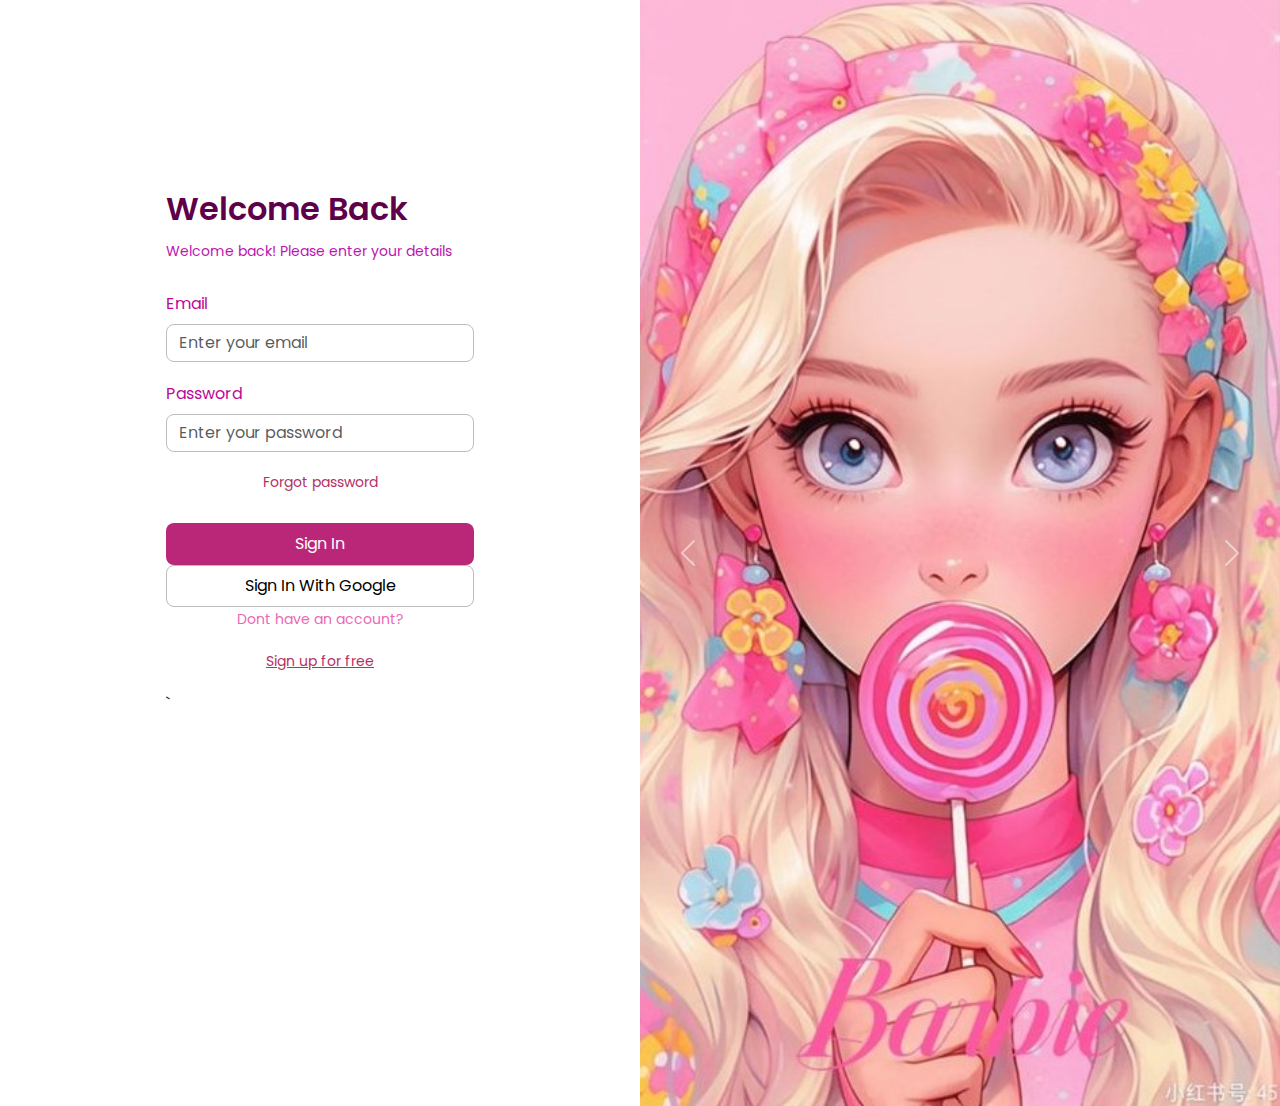
<file: index2.html>
<!doctype html>
<html lang="en">
  <head>
    <meta charset="utf-8">
    <meta name="viewport" content="width=device-width, initial-scale=1">
    <!-- My Style -->
    <link rel="stylesheet" href="style2.css">
    <!-- Link font google -->
    <link rel="preconnect" href="https://fonts.googleapis.com">
    <link rel="preconnect" href="https://fonts.gstatic.com" crossorigin>
    <link href="https://fonts.googleapis.com/css2?family=Poppins:ital,wght@0,100;0,200;0,300;0,400;0,500;0,600;0,700;0,800;0,900;1,100;1,200;1,300;1,400;1,500;1,600;1,700;1,800;1,900&display=swap" rel="stylesheet">
    <title>Login Bootstrap Adhitiya</title>
    <link href="https://cdn.jsdelivr.net/npm/bootstrap@5.3.3/dist/css/bootstrap.min.css" rel="stylesheet" integrity="sha384-QWTKZyjpPEjISv5WaRU9OFeRpok6YctnYmDr5pNlyT2bRjXh0JMhjY6hW+ALEwIH" crossorigin="anonymous">
  </head>
  <body>
    <!-- <section class="login bg-info"> -->
    <section class="login d-flex">
        <div class="login-left w-50 h-100">
        <div class="row justify-content-center align-items-center h-100">
        <div class="col-6">
          <div class="header">
            <h1>Welcome Back</h1>
            <p>Welcome back! Please enter your details</p>
        </div>
           <div class="login-form">
                <label for="email" class="form-label">Email</label>
                <input type="email" class="form-control" id="email" placeholder="Enter your email">

                <label for="password" class="form-label">Password</label>
                <input type="password" class="form-control" id="password" placeholder="Enter your password">

                <a href="#" class="text-decoration-none text-center">Forgot password</a>

                <button class="signin">Sign In</button>
                <button class="signin-google">
                    <!-- <img src="img/google.jpg" alt="logo google">Seharusnya pake logo google bukannya malah poto google yu  -->
                    Sign In With Google</button>
                    <div class="text-center">
                    <span class="d-inline text-decoration-none">Dont have an account?<a href="#" class="signup-d-inline">Sign up for free</a></span>
                    </div>
                  </div>`
      </div>
    </div>
       

  </div>
      <div class="login-right w-50 h-50">
        <div id="carouselExampleFade" class="carousel slide carousel-fade" data-bs-ride="carousel">
          <div class="carousel-inner">
            <div class="carousel-item active">
              <img src="/img/barbie.jpg" class="d-block w-100" alt="gambar barbie">
            </div>
            <div class="carousel-item">
              <img src="/img/adhit.jpg" class="d-block w-100" alt="rapunzel">
            </div>
            <div class="carousel-item">
              <img src="/img/kurom.jpg" class="d-block w-100" alt="kuromi">
            </div>
          </div>
          <button class="carousel-control-prev" type="button" data-bs-target="#carouselExampleFade" data-bs-slide="prev">
            <span class="carousel-control-prev-icon" aria-hidden="true"></span>
            <span class="visually-hidden">Previous</span>
          </button>
          <button class="carousel-control-next" type="button" data-bs-target="#carouselExampleFade" data-bs-slide="next">
            <span class="carousel-control-next-icon" aria-hidden="true"></span>
            <span class="visually-hidden">Next</span>
          </button>
        </div>
        </div> 
    </section>
   
    <script src="https://cdn.jsdelivr.net/npm/bootstrap@5.3.3/dist/js/bootstrap.bundle.min.js" integrity="sha384-YvpcrYf0tY3lHB60NNkmXc5s9fDVZLESaAA55NDzOxhy9GkcIdslK1eN7N6jIeHz" crossorigin="anonymous"></script>
  </body>
</html>
</file>
<file: style2.css>
*{
font-family: 'Poppins', sans-serif;
}

.login {
height: 100vh;
}

.header h1{
/* position: absolute;
width: 244px;
height: 48px;
left: 186px;
top: 118px; */
/* font-family: 'Poppins'; */

font-style: normal;
font-weight: 600;
font-size: 32px;
line-height: 48px;
/* identical to box height */

color: rgb(95, 0, 75);
}

.header p{
/* 
position: absolute;
width: 288px;
height: 21px;
left: 186px;
top: 166px;

font-family: 'Poppins';  */

font-style: normal;
font-weight: 400;
font-size: 14px;
line-height: 21px;
color:rgb(189, 21, 175);
margin-bottom:  10px;
}

.login-form label{
    font-style: normal;
    font-weight: 400;
    font-size: 16px;
    line-height: 24px;
    color:rgb(188, 8, 152);
    margin-top: 20px;
}

.login-form input{
    /* position: absolute;
width: 312px;
height: 21px;
left: 186px;
top: 166px; */

background: #FFFFFF;
border: 1px solid #BCBCBC;
box-sizing: border-box;
border-radius: 8px;
}

.login-form a {
    font-style: normal;
    font-weight: 400;
    font-size: 14px;
    line-height: 21px;
    color: rgb(179, 49, 101);
    margin: 20px 0;
    display:block;
}

.login-form .signin {
width: 100%;
height: 42px;
background: #bb2778;
border-radius: 8px;
margin-top: 10px;
color:#FFFFFF;
border: none;
}

.login-form .signin-google {
width: 100%;
height: 42px;
background:#FFFFFF;
border: 1px solid #BCBCBC;
box-sizing: border-box;
border-radius: 8px;
margin: 20px 0 20 0;
}

.login-form span{
    font-style: normal;
    font-weight: 400;
    font-size: 14px;
    line-height: 21px;
    color:rgb(236, 103, 180);
}

.login-form span a{
font-weight: 600px;
}
</file>
